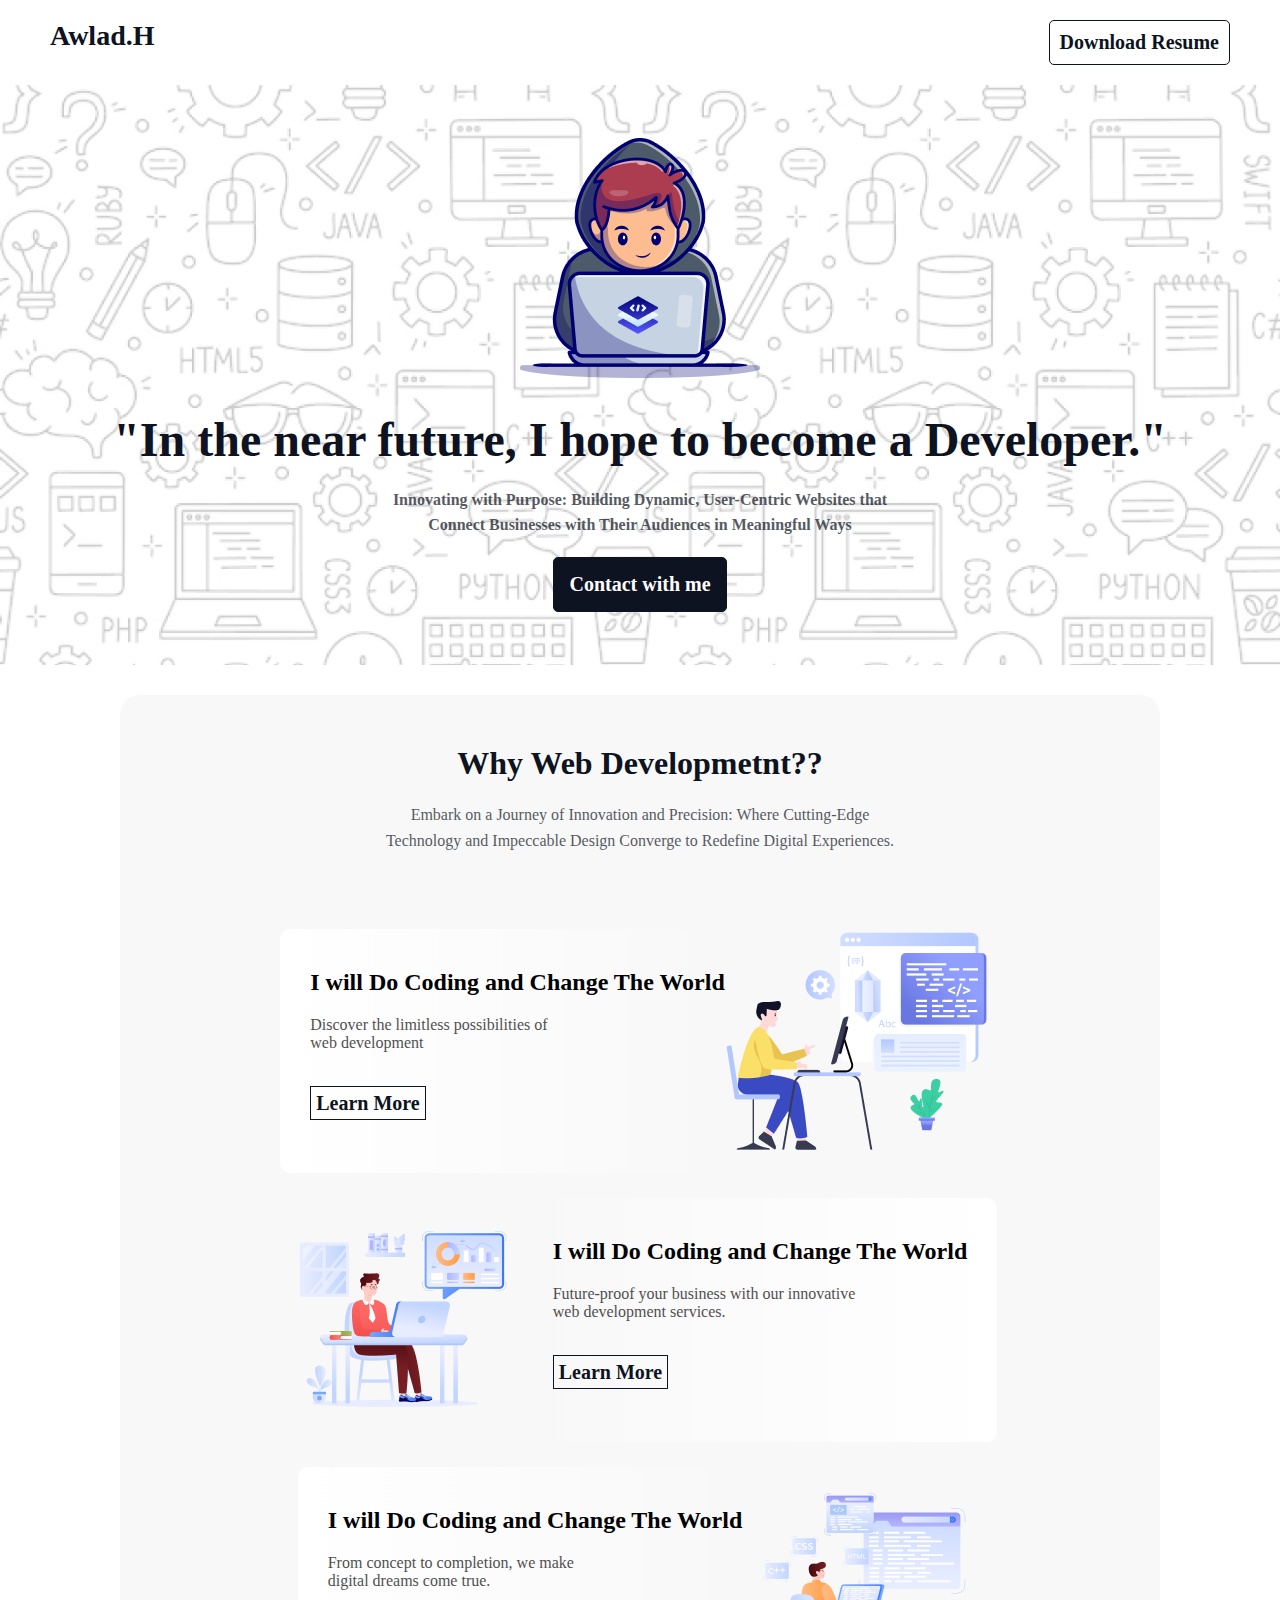
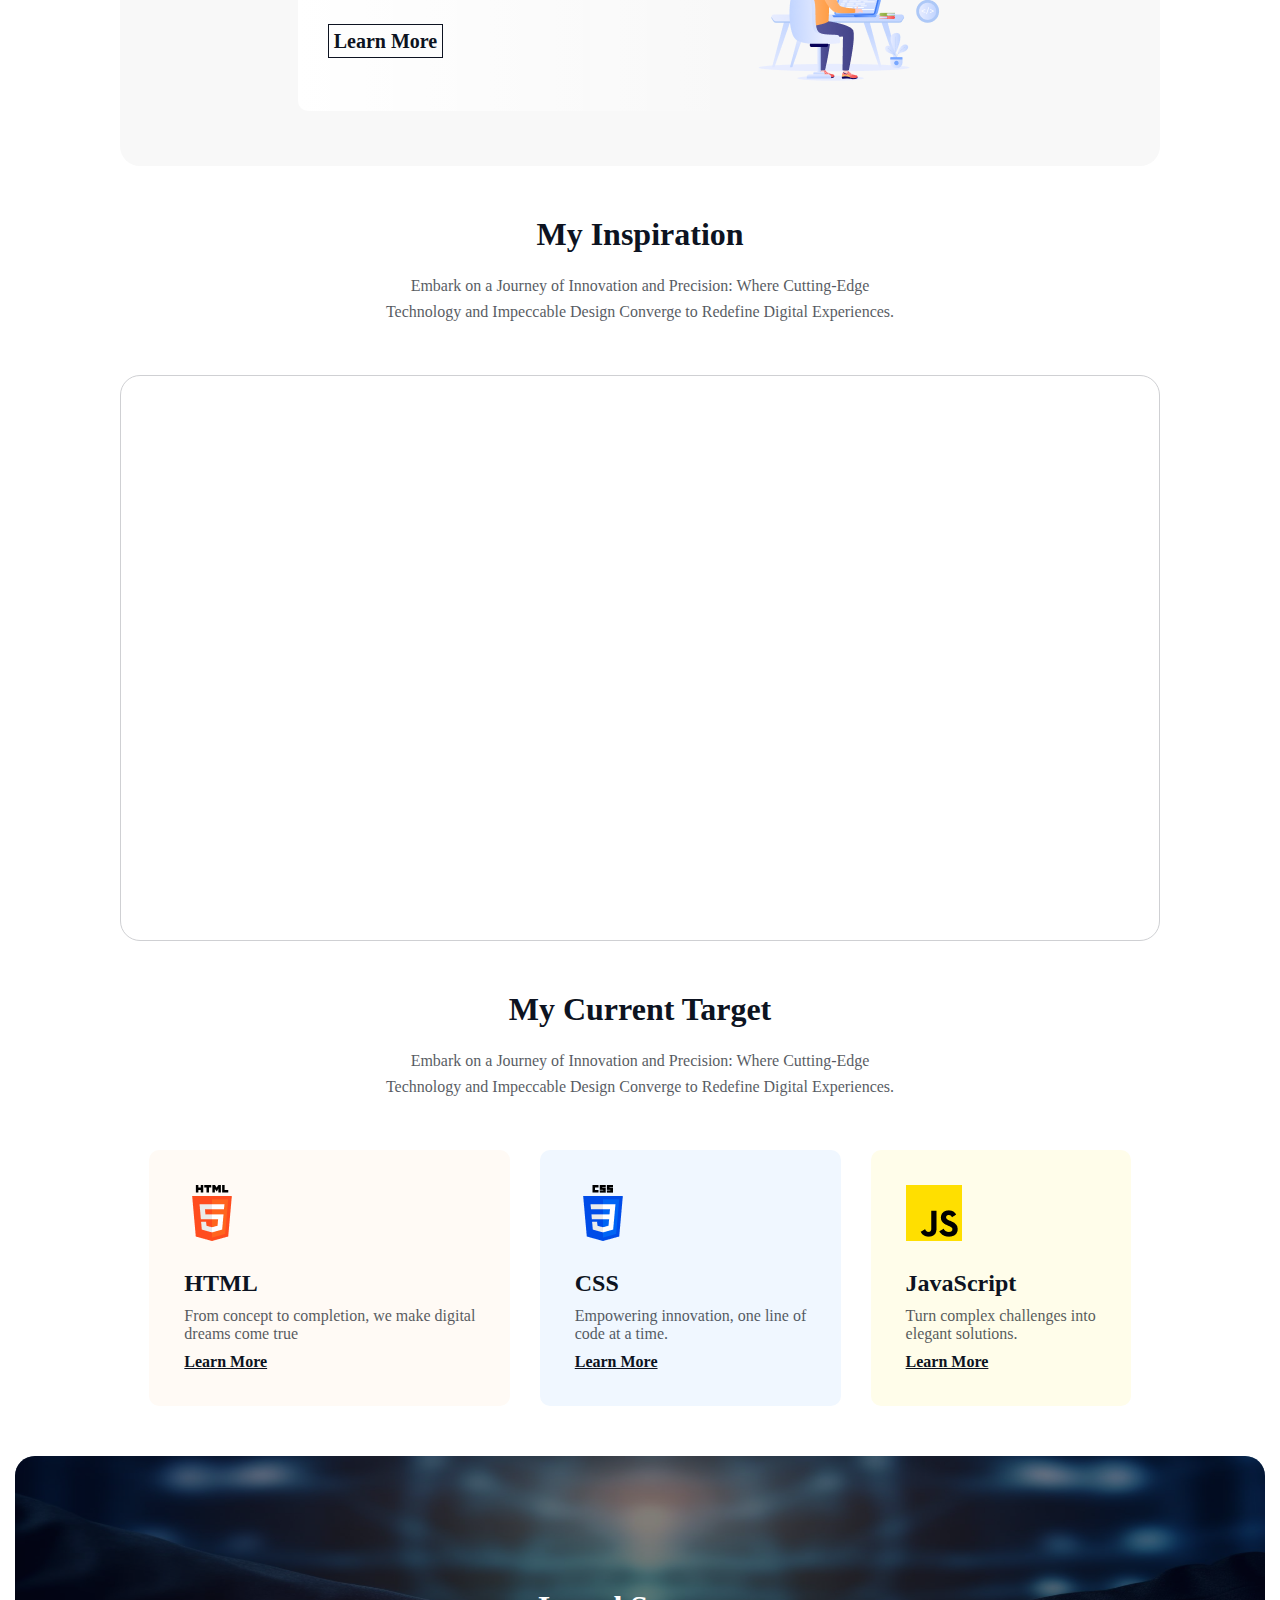
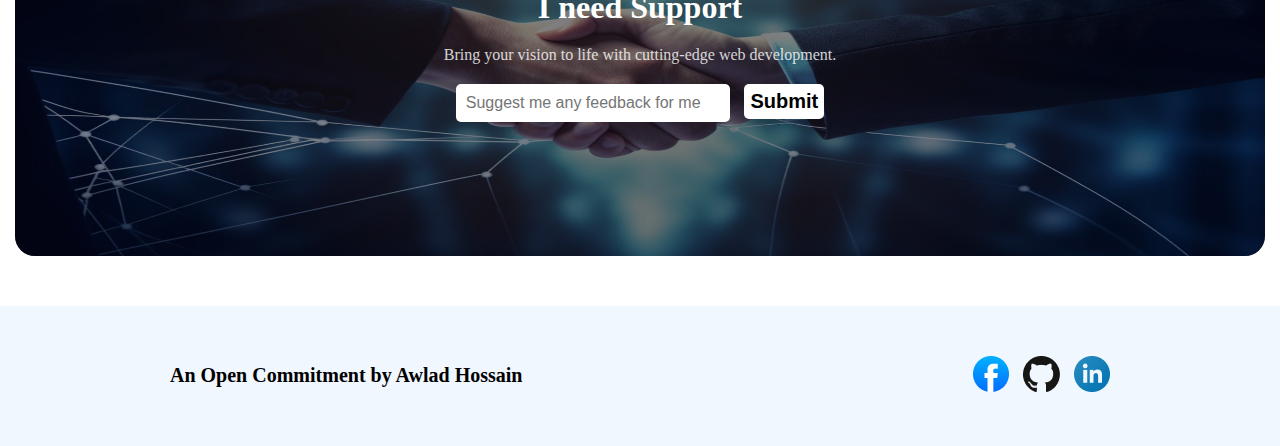
<file: index.html>
<!DOCTYPE html>
<html lang="en">
<head>
    <meta charset="UTF-8">
    <meta name="viewport" content="width=device-width, initial-scale=1.0">
    <link href="https://fonts.googleapis.com/css2?family=Azeret+Mono:ital,wght@0,100..900;1,100..900&display=swap" rel="stylesheet">
    <title>Web Development</title>
    <link rel="stylesheet" href="styles.css">

</head>
<body>
    <!-- header-area-start -->
    <header>
        <div class="top-bar">
            <div class="logo">
               <a href="index.html">Awlad.H</a>
            </div>
            <div class="btn-1"><a href="#">Download Resume</a></div>
        </div>
        <div class="banner-section">
            <div class="banner-content">
                <img src="assets/Group.png" alt="img">
                <h2>"In the near future, I hope to become a Developer."</h2>
                <p>Innovating with Purpose: Building Dynamic, User-Centric
                     Websites that <br> Connect Businesses with Their Audiences
                      in Meaningful Ways</p>
                <div class="btn-2">
                    <a href="about.html">Contact with me</a>
                </div>
            </div>
            <div class="banner-img">
                <img src="assets/Hero-bg.png" alt="img">
            </div>
        </div>
    </header>
    <!-- header-area-end -->
    <!-- web-area-start -->
    <div class="web-section">
        <div class="heading-content">
            <h3>Why Web Developmetnt??</h3>
            <p>Embark on a Journey of Innovation and Precision: Where Cutting-Edge 
              <br>  Technology and Impeccable Design Converge
                 to Redefine Digital Experiences.</p>
        </div>
        <div class="feature-block-1">
            <div class="feature-content">
                <h4>I will Do Coding and Change The World</h4>
                <p>Discover the limitless possibilities of <br>web development</p>
                <div class="feature-btn">
                    <a href="#">Learn More</a>
                </div>    
            </div>
            <div class="feature-img">
                <img src="assets/Layer_1.png" alt="">
            </div>
        </div>
        <div class="feature-block-2">
            <div class="feature-img">
                <img src="assets/Group 3.png" alt="">
            </div>
            <div class="feature-content gradient">
                <h4>I will Do Coding and Change The World</h4>
                <p>Future-proof your business with our innovative <br> web development services.</p>
                <div class="feature-btn">
                    <a href="#">Learn More</a>
                </div>    
            </div>
        </div>
        <div class="feature-block-3">
            <div class="feature-content">
                <h4>I will Do Coding and Change The World</h4>
                <p>From concept to completion, we make <br> digital dreams come true.</p>
                <div class="feature-btn">
                    <a href="#">Learn More</a>
                </div>    
            </div>
            <div class="feature-img">
                <img src="assets/Group 4.png" alt="">
            </div>
        </div>
    </div>
    <!-- web-area-end -->
     <!-- inspiration-area-start -->
    <div class="inspiration-section">
        <div class="heading-content">
            <h3>My Inspiration</h3>
            <p>Embark on a Journey of Innovation and Precision: Where Cutting-Edge 
                <br>  Technology and Impeccable Design Converge
                   to Redefine Digital Experiences.</p>
        </div>
        <div class="vedio-part">
            <iframe width="1200" height="500" src="https://www.youtube.com/embed/01l0s1iR_ZI" frameborder="0" allow="accelerometer; autoplay; clipboard-write; encrypted-media; gyroscope; picture-in-picture" allowfullscreen></iframe>
        </div>
    </div>
    <!-- inspiration-area-end -->
     <!-- current-area-start -->
    <div class="current-target">
        <div class="heading-content">
            <h3>My Current Target</h3>
            <p>Embark on a Journey of Innovation and Precision: Where Cutting-Edge 
                <br>  Technology and Impeccable Design Converge
                   to Redefine Digital Experiences.</p>
        </div>
        <div class="current-blocks">
            <div class="current-block-1">
                <div class="current-content">
                    <img src="assets/html.png" alt="">
                    <h3>HTML</h3>
                    <p>From concept to completion, we make digital <br> dreams come true</p>
                    <a href="#">Learn More</a>
                </div>
            </div>
            <div class="current-block-2">
                <div class="current-content">
                    <img src="assets/css.png" alt="">
                    <h3>CSS</h3>
                    <p>Empowering innovation, one line of <br> code at a time.</p>
                    <a href="#">Learn More</a>
                </div>
            </div>
            <div class="current-block-3">
                <div class="current-content">
                    <img src="assets/js.png" alt="">
                    <h3>JavaScript</h3>
                    <p>Turn complex challenges into <br> elegant solutions.</p>
                    <a href="#">Learn More</a>
                </div>
            </div>
        </div>
    </div>
    <!-- current-area-end -->
     <!-- support-area-start -->
    <div class="support-section">
        <div class="support-img support-overlay">
            <img src="assets/handshake.jpg" alt="">
        </div>
        <div class="support-content">
            <h3>I need Support</h3>
            <p>Bring your vision to life with cutting-edge web development.</p>
            <form action="#">
                <input type="text" placeholder="Suggest me any feedback for me">
                <button type="submit">Submit</button>
            </form>
        </div>
    </div>
    <!-- support-area-end -->
     <!-- footer-area-start -->
    <div class="footer-section">
        <div class="footer-content">
            <h3>An Open Commitment by Awlad Hossain</h3>
        </div>
        <div class="social-link">
            <a href="https://www.facebook.com/programmingHero"><img src="assets/facebook.png" alt=""></a>
            <a href="https://github.com/ProgrammingHero1?tab=repositories"><img src="assets/github.png" alt=""></a>
            <a href="https://bd.linkedin.com/company/programminghero"><img src="assets/linkedin-icon 1.png" alt=""></a>
        </div>
    </div>

    <!-- footer-area-end -->
    
</body>
</file>
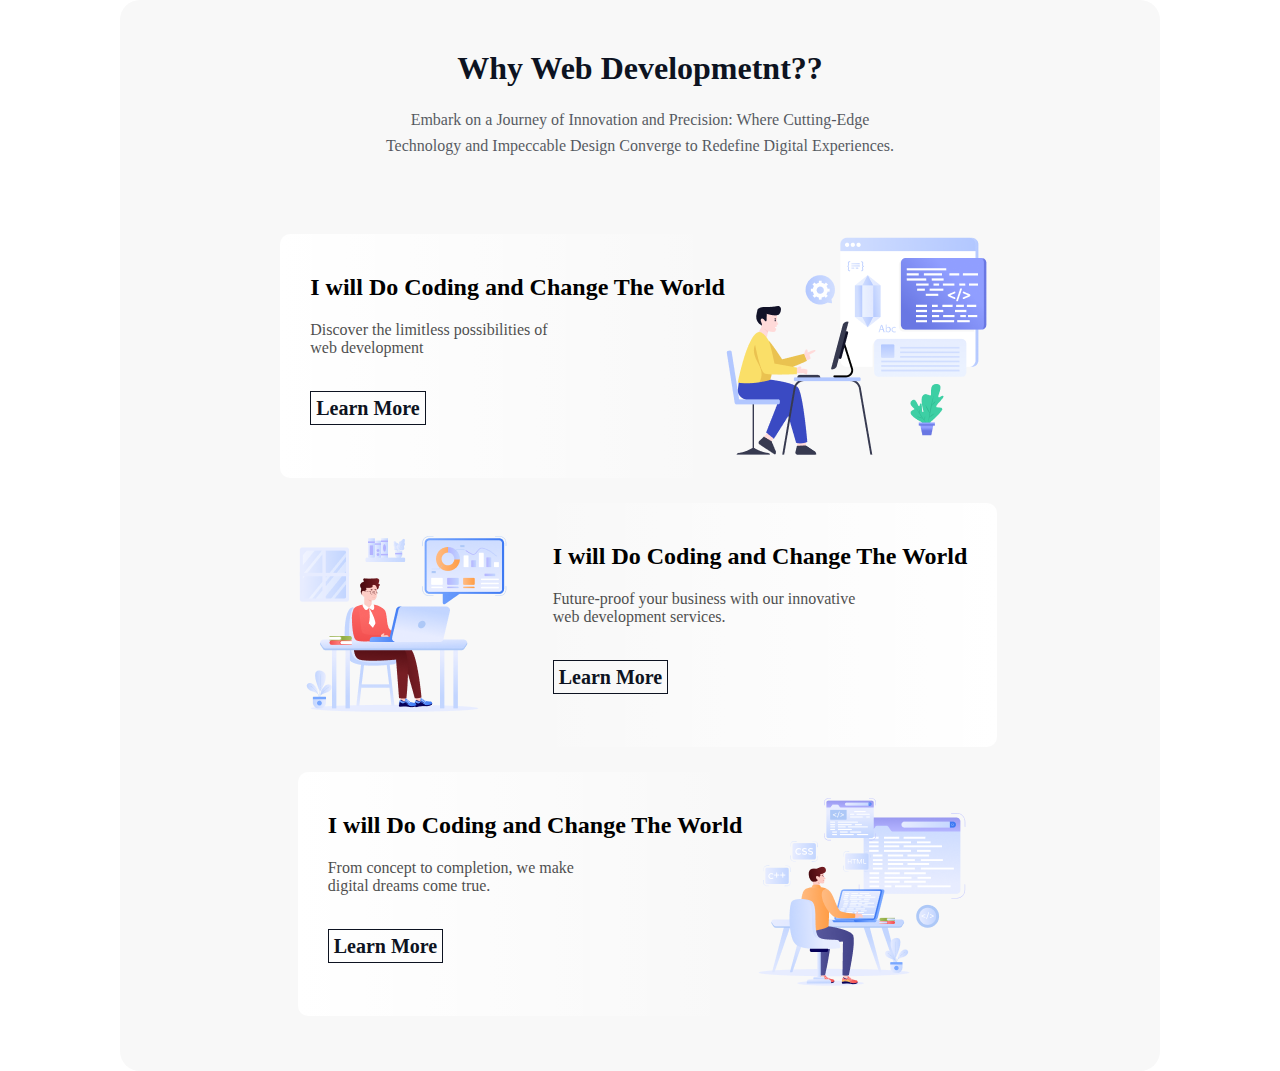
<file: about.html>
<!DOCTYPE html>
<html lang="en">
<head>
    <meta charset="UTF-8">
    <meta name="viewport" content="width=device-width, initial-scale=1.0">
    <title>About Us</title>
    <link rel="stylesheet" href="about.css">
</head>
<body>
    <div class="web-section">
        <div class="heading-content">
            <h3>Why Web Developmetnt??</h3>
            <p>Embark on a Journey of Innovation and Precision: Where Cutting-Edge 
              <br>  Technology and Impeccable Design Converge
                 to Redefine Digital Experiences.</p>
        </div>
        <div class="feature-block-1">
            <div class="feature-content">
                <h4>I will Do Coding and Change The World</h4>
                <p>Discover the limitless possibilities of <br>web development</p>
                <div class="feature-btn">
                    <a href="#">Learn More</a>
                </div>    
            </div>
            <div class="feature-img">
                <img src="assets/Layer_1.png" alt="">
            </div>
        </div>
        <div class="feature-block-2">
            <div class="feature-img">
                <img src="assets/Group 3.png" alt="">
            </div>
            <div class="feature-content gradient">
                <h4>I will Do Coding and Change The World</h4>
                <p>Future-proof your business with our innovative <br> web development services.</p>
                <div class="feature-btn">
                    <a href="#">Learn More</a>
                </div>    
            </div>
        </div>
        <div class="feature-block-3">
            <div class="feature-content">
                <h4>I will Do Coding and Change The World</h4>
                <p>From concept to completion, we make <br> digital dreams come true.</p>
                <div class="feature-btn">
                    <a href="#">Learn More</a>
                </div>    
            </div>
            <div class="feature-img">
                <img src="assets/Group 4.png" alt="">
            </div>
        </div>
    </div>
</body>
</html>
</file>
<file: styles.css>
*{margin:0;padding:0;box-sizing:border-box;}
.top-bar {
    background-color: #fff;
    display: flex;
    justify-content: space-between;
    padding: 10px 20 px;
    margin: 20px 50px;
}
.logo a{
    color: #0D1321;
    font-size: 28px;
    font-weight: 900;
    text-decoration: none;
}
.btn-1 {
    border: 1px solid #0D1321;
    border-radius: 5px;
    padding: 10px;
}
.btn-1 a{
    text-decoration: none;
    color: #0D1321;
    font-size: 20px;
    font-weight: 700;
}
.banner-content {
    position: absolute;
    text-align: center;
}
.banner-section {
    position: relative;
    margin-bottom: 30px;
    display: flex;
    justify-content: center;
    align-items: center;
}
.banner-img img {
    width: 100%;
    height: auto;
    display: block;
}
.banner-content img {
        padding-bottom: 30px;
}
.banner-content h2{
    color: #0D1321;
    font-size: 48px;
    font-weight: 900;
}
.banner-content p {
    color: #0D1321;
    font-size: 16px;
    font-weight: 900;
    padding-top: 20px;
    padding-bottom: 20px;
    opacity: 70%;
    line-height: 25px;
}
.btn-2 {
    border: 1px solid #0D1321;
    border-radius: 5px;
    background-color: #0D1321;
    display: inline-block;
    padding: 15px;
}
.btn-2 a{
    text-decoration: none;
    color: #fff;
    font-size: 20px;
    font-weight: 700;
}
.heading-content {
    text-align: center;
    padding-top: 50px;
    padding-bottom: 50px;
}
.heading-content h3 {
    font-size: 32px;
    font-weight: 800;
    color: #0D1321;
}
.heading-content p {
    font-size: 16px;
    font-weight: 400;
    color: #0D1321;
    opacity: 70%;
    padding-top: 20px;
    line-height: 26px;
}
.web-section {
    background-color: #f8f8f8;
    border-radius: 20px;
    margin-left: 120px;
    margin-right: 120px;
    padding-bottom: 30px;
}
.current-target {
    margin-left: 120px;
    margin-right: 120px;
}
.current-block-1{
    background-color: #FFFAF5;
    padding: 35px;
    border-radius: 10px;
}
.current-block-2{
    background-color: #F0F7FF;
    padding: 35px;
    border-radius: 10px;
}
.current-block-3{
    background-color: #FFFDEA;
    padding: 35px;
    border-radius: 10px;
}
.current-content img{
    padding-bottom: 25px;
}
.current-content h3{
    font-size: 24px;
    font-weight: 900;
    color: #0D1321;
}
.current-content p {
    padding: 10px 0px;
    font-size: 16px;
    font-weight: 400;
    color: #0D1321;
    opacity: 70%;
}
.current-content a {
    font-size: 16px;
    font-weight: 800;
    color: #0D1321;
}
.current-blocks {
    display: flex;
    justify-content: space-evenly;
}
.vedio-part {
    text-align: center;
    border: 1px solid #CFD0D3;
    border-radius: 20px;
    margin-left: 120px;
    margin-right: 120px;
    padding: 30px;
}
.vedio-part iframe{
    border-radius: 20px;
}
.support-content {
    position: absolute;
    text-align: center;
}
.support-section {
    position: relative;
    justify-content: center;
    align-items: center;
    display: flex;
    margin-top: 50px;
    margin-bottom: 50px;
}
.support-img img {
    display: block;
    width: 1250px;
    height: 400px;
    border-radius: 20px;
}
.support-overlay{
	position:relative;
}
.support-overlay:before {
    position: absolute;
    content: "";
    background: #040415;
    height: 100%;
    width: 100%;
    opacity: 50%;
    border-radius: 20px;
}
.support-content h3 {
    font-size: 32px;
    font-weight: 800;
    color: #fff;
}
.support-content p {
    font-size: 16px;
    font-weight: 400;
    color: #fff;
    opacity: 80%;
    padding:20px 0px;
}
.support-content input {
    font-size: 16px;
    font-weight: 400;
    width: 70%;
    border-radius: 5px;
    padding: 10px;
    border-style: none;
}
.support-content button {
    font-size: 20px;
    font-weight: 600;
    border-radius: 5px;
    padding: 6px;
    border-style: none;
    background-color: #fff;
    margin-left: 10px;
}
.footer-section {
    background-color: #F0F7FF;
    display: flex;
    justify-content: space-between;
    padding: 50px;
    align-items: center;
}
.footer-content h3 {
    font-size: 20px;
    font-weight: 600;
    margin-left: 120px;
}
.social-link {
    margin-right: 120px;
}
.social-link a img {
    padding-left: 10px;
}
.feature-content {
    background: linear-gradient(to right, rgba(255, 255, 255, 1), rgba(255, 255, 255, 0));
    border-radius: 10px;
    padding-top: 40px;
    padding-left: 30px;
}
.gradient{
    padding-right: 30px;
    background: linear-gradient(to right, rgba(255, 255, 255, 0), rgba(255, 255, 255, 1));
}
.feature-content h4{
    font-size: 24px;
    font-weight: bold;

}
.feature-content p {
    font-size: 16px;
    font-weight: 400;
    padding: 20px 0px;
    opacity: 70%;
}
.feature-btn {
    margin-top: 20px;
}
.feature-btn a {
    font-size: 20px;
    font-weight: 600;
    text-decoration: none;
    border: 1px solid;
    padding: 5px;
    color: #0D1321;
}
.feature-block-1 {
    display: flex;
    justify-content: center;
    margin: 25px 0px;
    
}
.feature-block-2 {
    display: flex;
    justify-content: center;
    margin: 25px 0px;
    
}
.feature-block-3 {
    display: flex;
    justify-content: center;
    margin: 25px 0px;
    
}
</file>
<file: about.css>
*{margin:0;padding:0;box-sizing:border-box;}
.heading-content {
    text-align: center;
    padding-top: 50px;
    padding-bottom: 50px;
}
.heading-content h3 {
    font-size: 32px;
    font-weight: 800;
    color: #0D1321;
}
.heading-content p {
    font-size: 16px;
    font-weight: 400;
    color: #0D1321;
    opacity: 70%;
    padding-top: 20px;
    line-height: 26px;
}
.web-section {
    background-color: #f8f8f8;
    border-radius: 20px;
    margin-left: 120px;
    margin-right: 120px;
    padding-bottom: 30px;
}
.feature-content {
    background: linear-gradient(to right, rgba(255, 255, 255, 1), rgba(255, 255, 255, 0));
    border-radius: 10px;
    padding-top: 40px;
    padding-left: 30px;
}
.gradient{
    padding-right: 30px;
    background: linear-gradient(to right, rgba(255, 255, 255, 0), rgba(255, 255, 255, 1));
}
.feature-content h4{
    font-size: 24px;
    font-weight: bold;

}
.feature-content p {
    font-size: 16px;
    font-weight: 400;
    padding: 20px 0px;
    opacity: 70%;
}
.feature-btn {
    margin-top: 20px;
}
.feature-btn a {
    font-size: 20px;
    font-weight: 600;
    text-decoration: none;
    border: 1px solid;
    padding: 5px;
    color: #0D1321;
}
.feature-block-1 {
    display: flex;
    justify-content: center;
    margin: 25px 0px;
    
}
.feature-block-2 {
    display: flex;
    justify-content: center;
    margin: 25px 0px;
    
}
.feature-block-3 {
    display: flex;
    justify-content: center;
    margin: 25px 0px;
    
}
</file>
